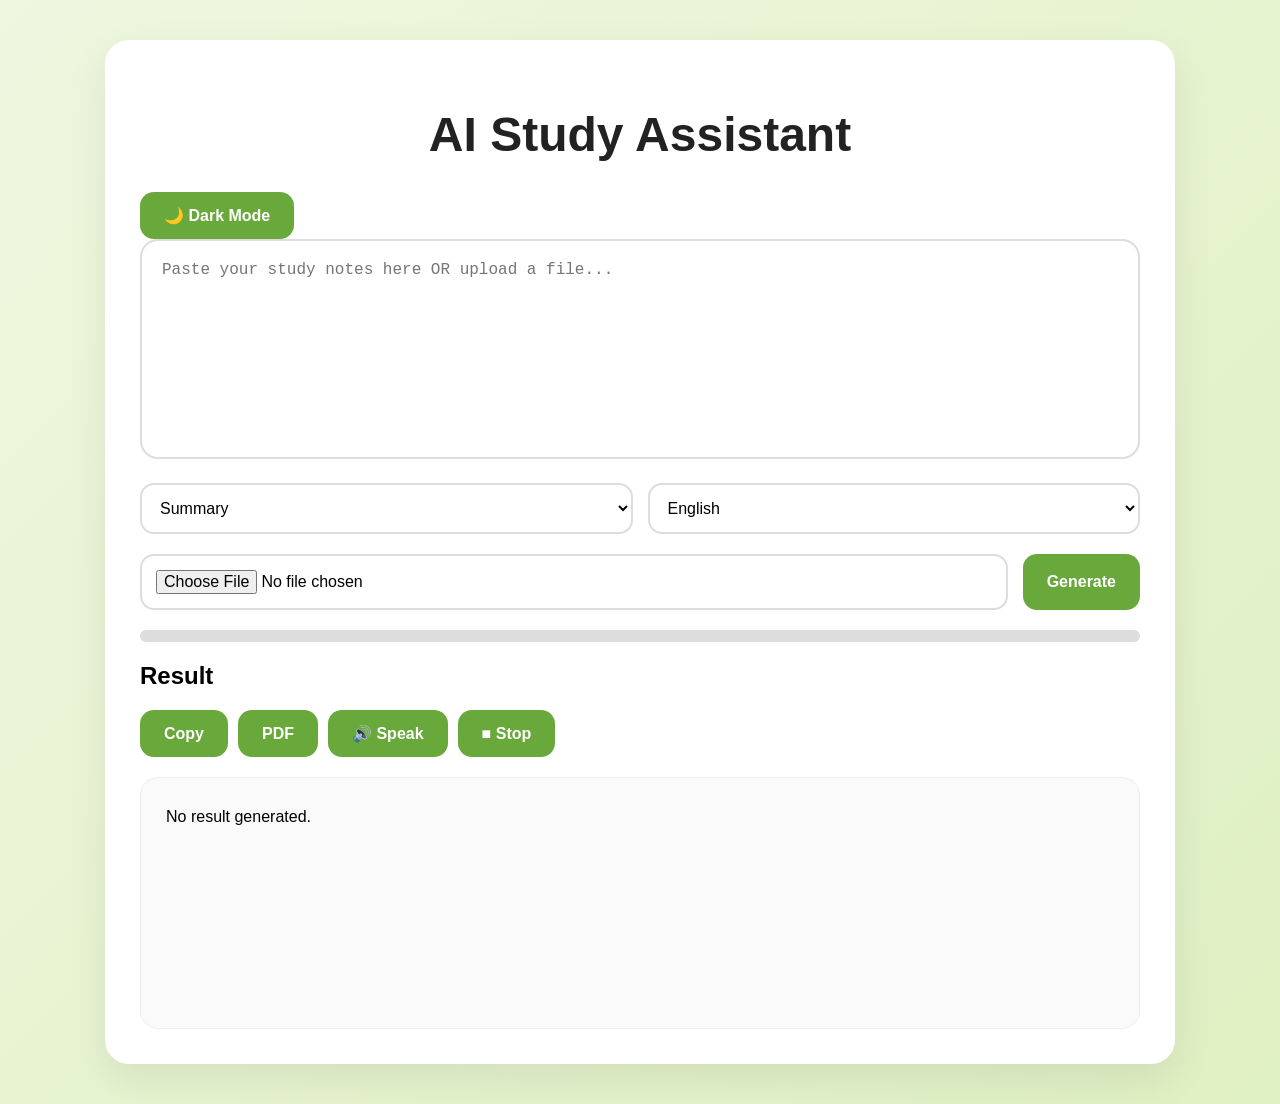
<file: static/dashboard.html>
<!DOCTYPE html>
<html lang="en">
<head>
    <meta charset="UTF-8">
    <meta name="viewport" content="width=device-width, initial-scale=1.0">
    <title>AI Study Assistant</title>
    <link rel="stylesheet" href="/static/style.css">
</head>
<body>

<div class="container">
    <h1>AI Study Assistant</h1>

    <button onclick="toggleDarkMode()">🌙 Dark Mode</button>

    <textarea
        id="notes"
        placeholder="Paste your study notes here OR upload a file..."
    ></textarea>

    <div class="controls">
        <select id="mode">
            <option value="summary">Summary</option>
            <option value="keypoints">Key Points</option>
            <option value="quiz">Quiz Questions</option>
            <option value="flashcards">Flashcards</option>
        </select>

        <select id="language">
            <option value="english">English</option>
            <option value="arabic">Arabic</option>
        </select>
    </div>

    <div class="controls">
        <input
            type="file"
            id="fileInput"
            accept=".txt,.pdf,.docx"
        >

        <button onclick="generate()">Generate</button>
    </div>

    <div class="progress-bar">
        <div class="progress-fill" id="progressFill"></div>
    </div>

    <h2>Result</h2>

    <div class="small-buttons">
        <button onclick="copyResult()">Copy</button>
        <button onclick="downloadPDF()">PDF</button>
        <button onclick="speakResult()">🔊 Speak</button>
        <button onclick="stopSpeech()">■ Stop</button>
    </div>

    <div id="result-box">No result generated.</div>
</div>

<script src="/static/script.js"></script>

</body>
</html>
</file>
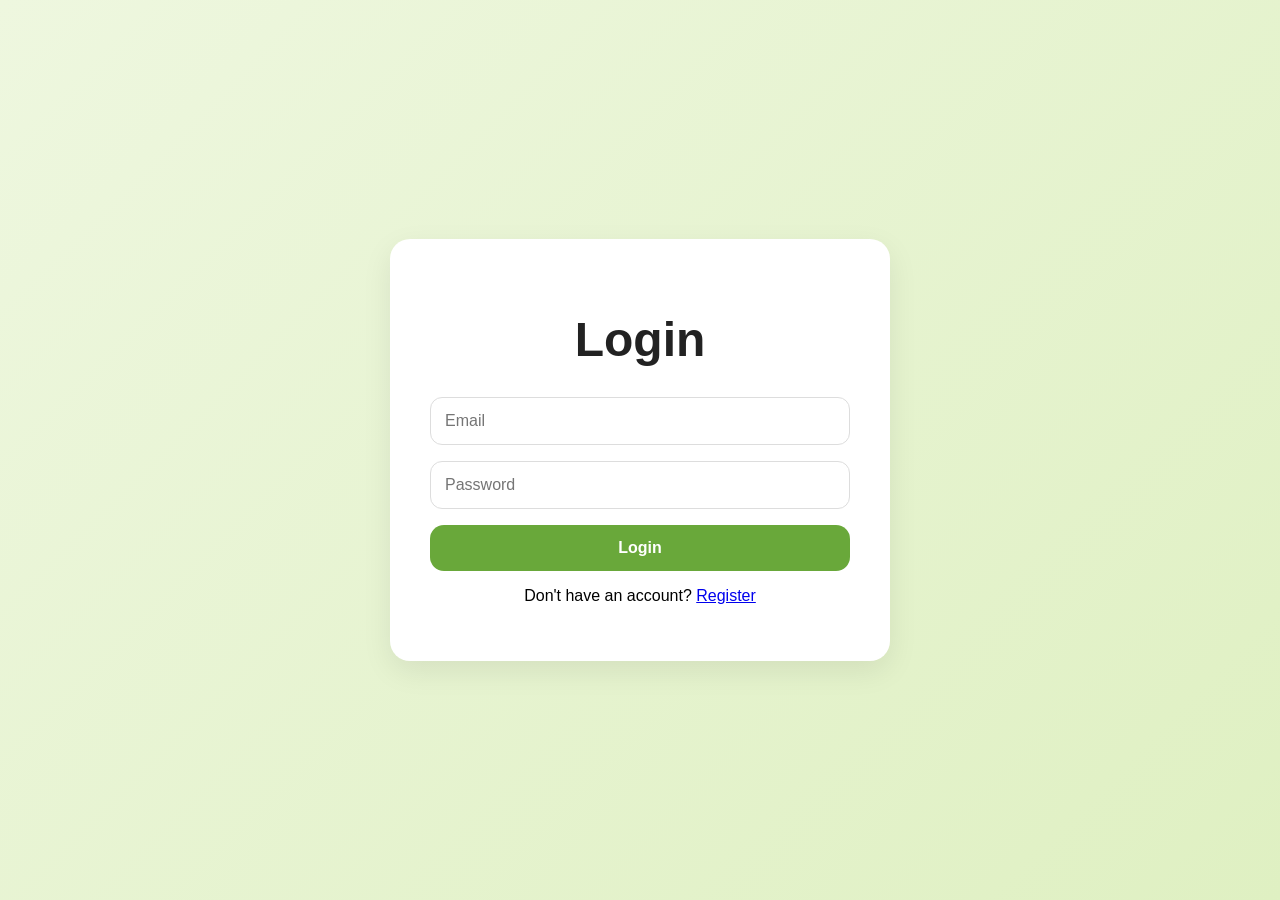
<file: static/login.html>
<!DOCTYPE html>
<html>
<head>
    <title>Login</title>
    <link rel="stylesheet" href="/static/style.css">
</head>
<body>

<div class="auth-wrapper">
    <div class="auth-card">
        <h1>Login</h1>

        <form action="/login" method="post">
            <input type="email" name="email" placeholder="Email" required>
            <input type="password" name="password" placeholder="Password" required>

            <button type="submit">Login</button>
        </form>

        <p>
            Don't have an account?
            <a href="/register">Register</a>
        </p>
    </div>
</div>

</body>
</html>
</file>
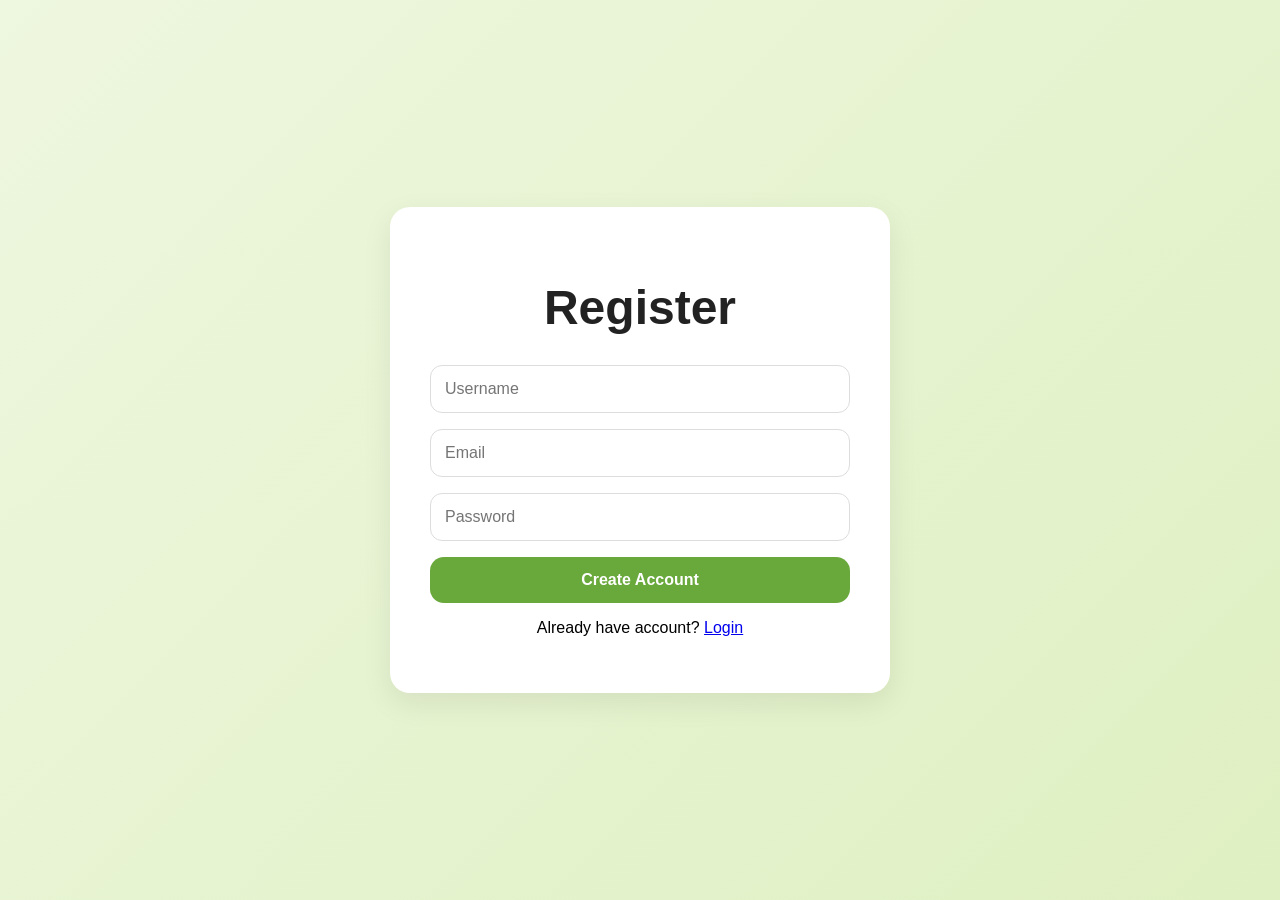
<file: static/register.html>
<!DOCTYPE html>
<html>
<head>
    <title>Register</title>
    <link rel="stylesheet" href="/static/style.css">
</head>
<body>

<div class="auth-wrapper">
    <div class="auth-card">
        <h1>Register</h1>

        <form action="/register" method="post">
            <input type="text" name="username" placeholder="Username" required>
            <input type="email" name="email" placeholder="Email" required>
            <input type="password" name="password" placeholder="Password" required>

            <button type="submit">Create Account</button>
        </form>

        <p>
            Already have account?
            <a href="/login">Login</a>
        </p>
    </div>
</div>

</body>
</html>
</file>
<file: static/style.css>
body {
    margin: 0;
    padding: 0;
    font-family: Arial, sans-serif;
    background: linear-gradient(135deg, #eef7df, #dff0c2);
    min-height: 100vh;
}

.container {
    max-width: 1000px;
    margin: 40px auto;
    background: white;
    padding: 35px;
    border-radius: 24px;
    box-shadow: 0 15px 40px rgba(0,0,0,0.08);
}

h1 {
    text-align: center;
    font-size: 48px;
    margin-bottom: 30px;
    color: #222;
}

textarea {
    width: 100%;
    height: 220px;
    padding: 20px;
    border: 2px solid #ddd;
    border-radius: 18px;
    font-size: 16px;
    resize: none;
    box-sizing: border-box;
    margin-bottom: 20px;
}

.controls {
    display: flex;
    gap: 15px;
    margin-bottom: 20px;
    flex-wrap: wrap;
}

select,
input[type="file"] {
    flex: 1;
    padding: 14px;
    border: 2px solid #ddd;
    border-radius: 14px;
    font-size: 16px;
    background: white;
}

button {
    padding: 14px 24px;
    border: none;
    border-radius: 14px;
    background: #69a83a;
    color: white;
    font-size: 16px;
    font-weight: bold;
    cursor: pointer;
    transition: 0.3s;
}

button:hover {
    background: #558b2f;
    transform: translateY(-2px);
}

.small-buttons {
    display: flex;
    gap: 10px;
    margin-bottom: 20px;
    flex-wrap: wrap;
}

#result-box {
    background: #fafafa;
    padding: 25px;
    border-radius: 18px;
    min-height: 200px;
    border: 1px solid #eee;
    font-size: 16px;
    line-height: 1.7;
    white-space: pre-wrap;
}

.progress-bar {
    width: 100%;
    height: 12px;
    background: #ddd;
    border-radius: 20px;
    overflow: hidden;
    margin: 20px 0;
}

.progress-fill {
    height: 100%;
    width: 0%;
    background: linear-gradient(90deg, #69a83a, #8bc34a);
    transition: width 0.4s;
}

.dark-mode {
    background: #111;
    color: white;
}

.dark-mode .container {
    background: #1e1e1e;
}

.dark-mode textarea,
.dark-mode select,
.dark-mode input[type="file"] {
    background: #2b2b2b;
    color: white;
    border-color: #444;
}

.dark-mode #result-box {
    background: #2b2b2b;
    border-color: #444;
    color: white;
}

.auth-wrapper {
    display: flex;
    justify-content: center;
    align-items: center;
    min-height: 100vh;
}

.auth-card {
    background: white;
    width: 420px;
    padding: 40px;
    border-radius: 20px;
    box-shadow: 0 10px 30px rgba(0,0,0,0.08);
    text-align: center;
}

.auth-card form {
    display: flex;
    flex-direction: column;
    gap: 16px;
}

.auth-card input {
    width: 100%;
    box-sizing: border-box;
    padding: 14px;
    border: 1px solid #ddd;
    border-radius: 12px;
    font-size: 16px;
}
</file>
